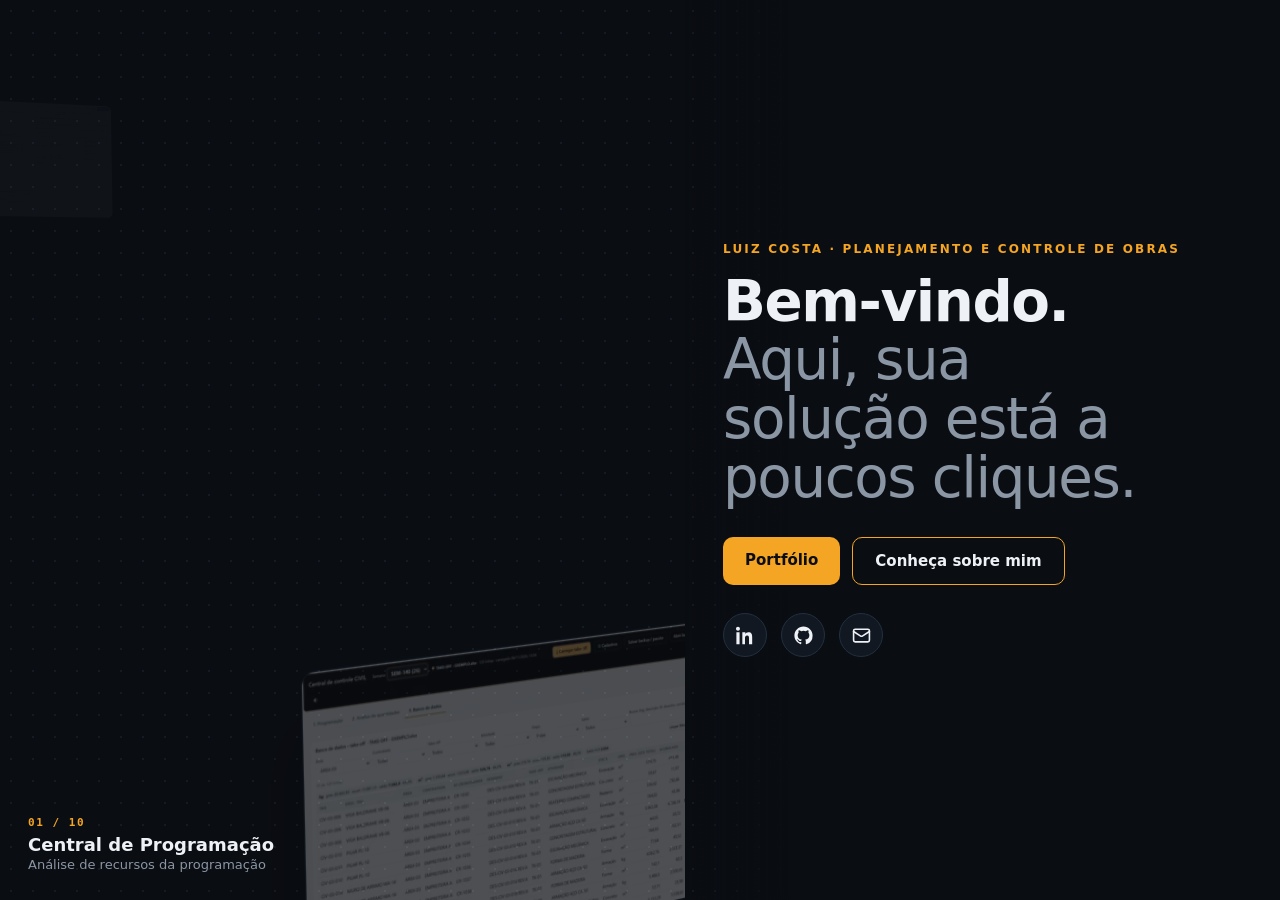
<file: index.html>
<!DOCTYPE html>
<html lang="pt-BR">
<head>
<meta charset="utf-8">
<meta http-equiv="Content-Security-Policy" content="default-src 'self'; script-src 'self'; style-src 'self'; img-src 'self' data:; object-src 'none'; base-uri 'none'; form-action 'none'">
<meta name="viewport" content="width=device-width, initial-scale=1">
<meta name="theme-color" content="#0a0d12">
<title>Luiz Costa · Planejamento e Controle de Obras</title>
<meta name="description" content="Luiz Costa, planejamento e controle de obras: sistemas próprios que levam a solução a poucos cliques.">
<meta property="og:title" content="Luiz Costa · Planejamento e Controle de Obras">
<meta property="og:description" content="Aqui, sua solução está a poucos cliques.">
<meta property="og:type" content="website">
<meta property="og:url" content="https://luizcostaparker-creator.github.io/portfolio/">
<meta property="og:locale" content="pt_BR">
<link rel="canonical" href="https://luizcostaparker-creator.github.io/portfolio/">
<meta property="og:image" content="https://luizcostaparker-creator.github.io/portfolio/img/og.jpg">
<meta property="og:image:width" content="1200">
<meta property="og:image:height" content="630">
<link rel="icon" href="favicon.svg" type="image/svg+xml">
<link rel="stylesheet" href="css/base.css?v=3">
<link rel="stylesheet" href="css/abertura.css?v=3">
</head>
<body>
<div class="layout">
  <section class="stage" id="stage" aria-label="Telas dos projetos (role, arraste ou use as setas)">
    <p class="legenda" id="leg" aria-live="polite"><small id="legP"></small><b id="legT"></b><span id="legS"></span></p>
  </section>
  <main class="lado">
    <div class="k">Luiz Costa · Planejamento e Controle de Obras</div>
    <h1>Bem-vindo.<span>Aqui, sua solução está a poucos cliques.</span></h1>
    <nav class="cta" aria-label="Principal"><a class="a" href="portfolio.html">Portfólio</a><a class="b" href="sobre.html">Conheça sobre mim</a></nav>
    <nav class="soc" aria-label="Contato">
      <a class="in" href="https://www.linkedin.com/in/luiz-miguel-costa-santos-3752192b0" target="_blank" rel="noopener noreferrer" aria-label="LinkedIn"><svg viewBox="0 0 24 24" aria-hidden="true"><path d="M4.98 3.5C4.98 4.88 3.87 6 2.5 6S0 4.88 0 3.5 1.12 1 2.5 1s2.48 1.12 2.48 2.5zM.5 8h4v15h-4V8zm7.5 0h3.8v2.05h.05c.53-1 1.84-2.05 3.79-2.05 4.05 0 4.8 2.67 4.8 6.13V23h-4v-7.1c0-1.7-.03-3.88-2.36-3.88-2.37 0-2.73 1.85-2.73 3.76V23H8V8z"/></svg><span>LinkedIn</span></a>
      <a class="gh" href="https://github.com/luizcostaparker-creator" target="_blank" rel="noopener noreferrer" aria-label="GitHub"><svg viewBox="0 0 24 24" aria-hidden="true"><path d="M12 .5C5.65.5.5 5.65.5 12c0 5.08 3.29 9.39 7.86 10.91.58.11.79-.25.79-.56v-2c-3.2.7-3.87-1.37-3.87-1.37-.52-1.33-1.28-1.69-1.28-1.69-1.04-.71.08-.7.08-.7 1.15.08 1.76 1.18 1.76 1.18 1.03 1.76 2.69 1.25 3.35.96.1-.75.4-1.25.73-1.54-2.55-.29-5.24-1.28-5.24-5.69 0-1.26.45-2.29 1.18-3.1-.12-.29-.51-1.46.11-3.05 0 0 .97-.31 3.17 1.18a11 11 0 0 1 5.77 0c2.2-1.49 3.17-1.18 3.17-1.18.63 1.59.23 2.76.11 3.05.74.81 1.18 1.84 1.18 3.1 0 4.42-2.69 5.39-5.25 5.68.41.36.78 1.06.78 2.14v3.17c0 .31.21.68.8.56A11.5 11.5 0 0 0 23.5 12C23.5 5.65 18.35.5 12 .5z"/></svg><span>GitHub</span></a>
      <a class="em" href="mailto:luizmiguelcs04@gmail.com" aria-label="E-mail"><svg viewBox="0 0 24 24" aria-hidden="true" stroke="currentColor" stroke-width="2" stroke-linecap="round" stroke-linejoin="round"><rect x="2" y="4" width="20" height="16" rx="2"/><path d="m22 7-8.97 5.7a1.94 1.94 0 0 1-2.06 0L2 7"/></svg><span>E-mail</span></a>
    </nav>
  </main>
</div>
<script type="module" src="js/abertura.js?v=7"></script>
</body>
</html>
</file>
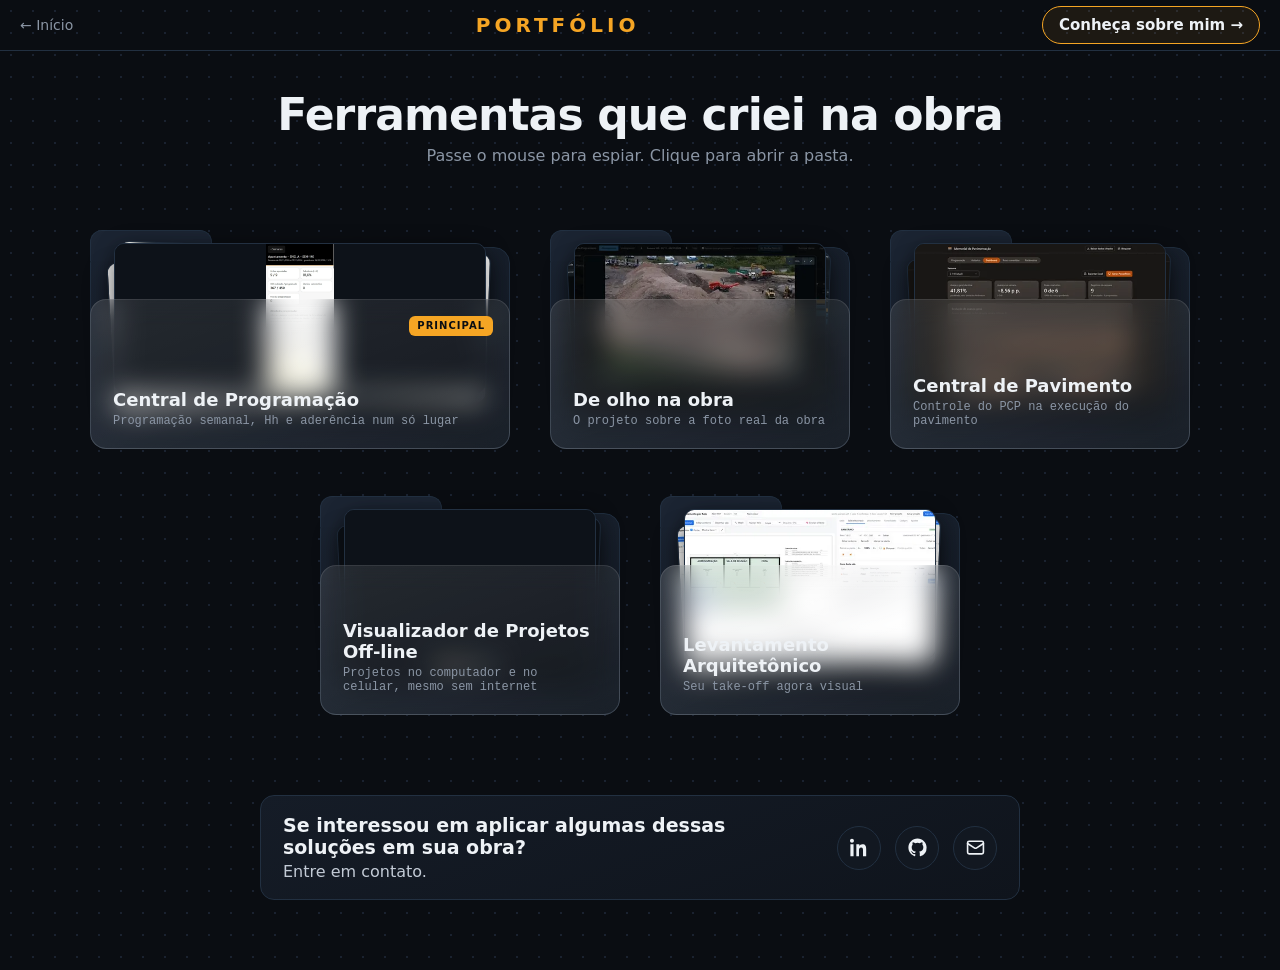
<file: portfolio.html>
<!DOCTYPE html>
<html lang="pt-BR">
<head>
<meta charset="utf-8">
<meta http-equiv="Content-Security-Policy" content="default-src 'self'; script-src 'self'; style-src 'self'; img-src 'self' data:; object-src 'none'; base-uri 'none'; form-action 'none'">
<meta name="viewport" content="width=device-width, initial-scale=1">
<meta name="theme-color" content="#0a0d12">
<title>Portfólio · Luiz Costa</title>
<meta name="description" content="Ferramentas que Luiz Costa criou na obra: Central de Programação, De olho na obra, Central de Pavimento e mais.">
<meta property="og:title" content="Portfólio · Luiz Costa">
<meta property="og:description" content="Ferramentas que Luiz Costa criou na obra: Central de Programação, De olho na obra, Central de Pavimento e mais.">
<meta property="og:type" content="website">
<meta property="og:url" content="https://luizcostaparker-creator.github.io/portfolio/portfolio.html">
<meta property="og:locale" content="pt_BR">
<link rel="canonical" href="https://luizcostaparker-creator.github.io/portfolio/portfolio.html">
<meta property="og:image" content="https://luizcostaparker-creator.github.io/portfolio/img/og.jpg">
<meta property="og:image:width" content="1200">
<meta property="og:image:height" content="630">
<link rel="icon" href="favicon.svg" type="image/svg+xml">
<link rel="stylesheet" href="css/base.css?v=3">
<link rel="stylesheet" href="css/portfolio.css?v=4">
</head>
<body>
<header class="top"><a href="index.html">← Início</a><span class="k">Portfólio</span><a class="ir" href="sobre.html">Conheça sobre mim →</a></header>
<main>
  <section class="intro">
    <h1>Ferramentas que criei na obra</h1>
    <p>Passe o mouse para espiar. Clique para abrir a pasta.</p>
  </section>
  <div class="grid" id="grid"></div>
  <section class="contact convite">
    <div><h2>Se interessou em aplicar algumas dessas soluções em sua obra?</h2><p>Entre em contato.</p></div>
    <nav class="soc" aria-label="Contato">
      <a class="in" href="https://www.linkedin.com/in/luiz-miguel-costa-santos-3752192b0" target="_blank" rel="noopener noreferrer" aria-label="LinkedIn"><svg viewBox="0 0 24 24" aria-hidden="true"><path d="M4.98 3.5C4.98 4.88 3.87 6 2.5 6S0 4.88 0 3.5 1.12 1 2.5 1s2.48 1.12 2.48 2.5zM.5 8h4v15h-4V8zm7.5 0h3.8v2.05h.05c.53-1 1.84-2.05 3.79-2.05 4.05 0 4.8 2.67 4.8 6.13V23h-4v-7.1c0-1.7-.03-3.88-2.36-3.88-2.37 0-2.73 1.85-2.73 3.76V23H8V8z"/></svg><span>LinkedIn</span></a>
      <a class="gh" href="https://github.com/luizcostaparker-creator" target="_blank" rel="noopener noreferrer" aria-label="GitHub"><svg viewBox="0 0 24 24" aria-hidden="true"><path d="M12 .5C5.65.5.5 5.65.5 12c0 5.08 3.29 9.39 7.86 10.91.58.11.79-.25.79-.56v-2c-3.2.7-3.87-1.37-3.87-1.37-.52-1.33-1.28-1.69-1.28-1.69-1.04-.71.08-.7.08-.7 1.15.08 1.76 1.18 1.76 1.18 1.03 1.76 2.69 1.25 3.35.96.1-.75.4-1.25.73-1.54-2.55-.29-5.24-1.28-5.24-5.69 0-1.26.45-2.29 1.18-3.1-.12-.29-.51-1.46.11-3.05 0 0 .97-.31 3.17 1.18a11 11 0 0 1 5.77 0c2.2-1.49 3.17-1.18 3.17-1.18.63 1.59.23 2.76.11 3.05.74.81 1.18 1.84 1.18 3.1 0 4.42-2.69 5.39-5.25 5.68.41.36.78 1.06.78 2.14v3.17c0 .31.21.68.8.56A11.5 11.5 0 0 0 23.5 12C23.5 5.65 18.35.5 12 .5z"/></svg><span>GitHub</span></a>
      <a class="em" href="mailto:luizmiguelcs04@gmail.com" aria-label="E-mail"><svg viewBox="0 0 24 24" aria-hidden="true" stroke="currentColor" stroke-width="2" stroke-linecap="round" stroke-linejoin="round"><rect x="2" y="4" width="20" height="16" rx="2"/><path d="m22 7-8.97 5.7a1.94 1.94 0 0 1-2.06 0L2 7"/></svg><span>E-mail</span></a>
    </nav>
  </section>
</main>

<div class="open" id="open" role="dialog" aria-modal="true" aria-labelledby="ot">
  <div class="wrap">
    <button type="button" class="close" id="fechar">Fechar ✕</button>
    <section class="sistema" id="sis"><span class="k" id="sisk"></span><h2 id="ot"></h2><p id="sisp"></p></section>
    <div class="fan" id="fan" role="group" aria-roledescription="carrossel"></div>
    <div class="nav"><button type="button" id="prev" aria-label="Imagem anterior">‹</button><div class="cap" aria-live="polite" id="cap"></div><button type="button" id="next" aria-label="Próxima imagem">›</button><button type="button" id="ampliar" class="amp" aria-label="Ampliar imagem">⤢</button></div>
    <div class="feats" id="feats"></div>
    <p class="credito" id="credito"></p>
    <button type="button" class="zoom" id="zoom" aria-label="Fechar imagem ampliada" hidden><img alt=""></button>
  </div>
</div>

<script type="module" src="js/pastas.js?v=7"></script>
</body>
</html>
</file>
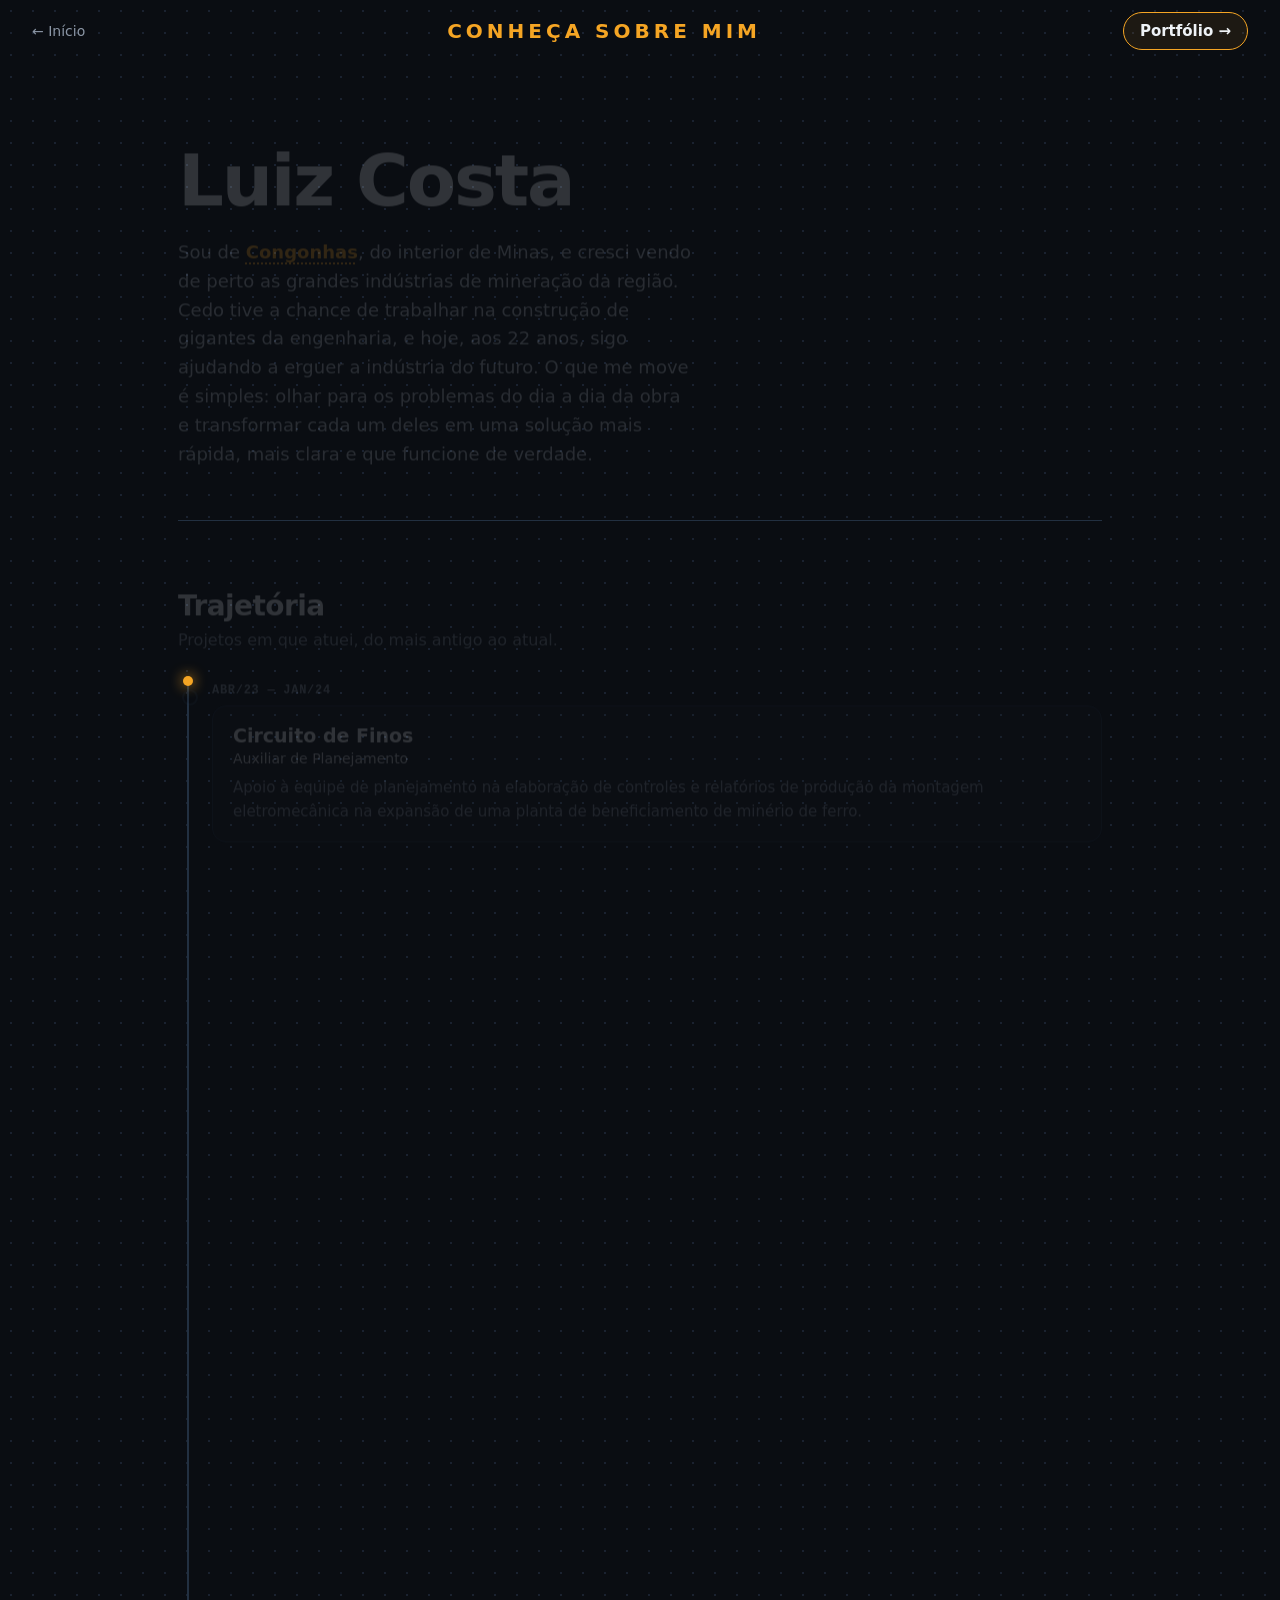
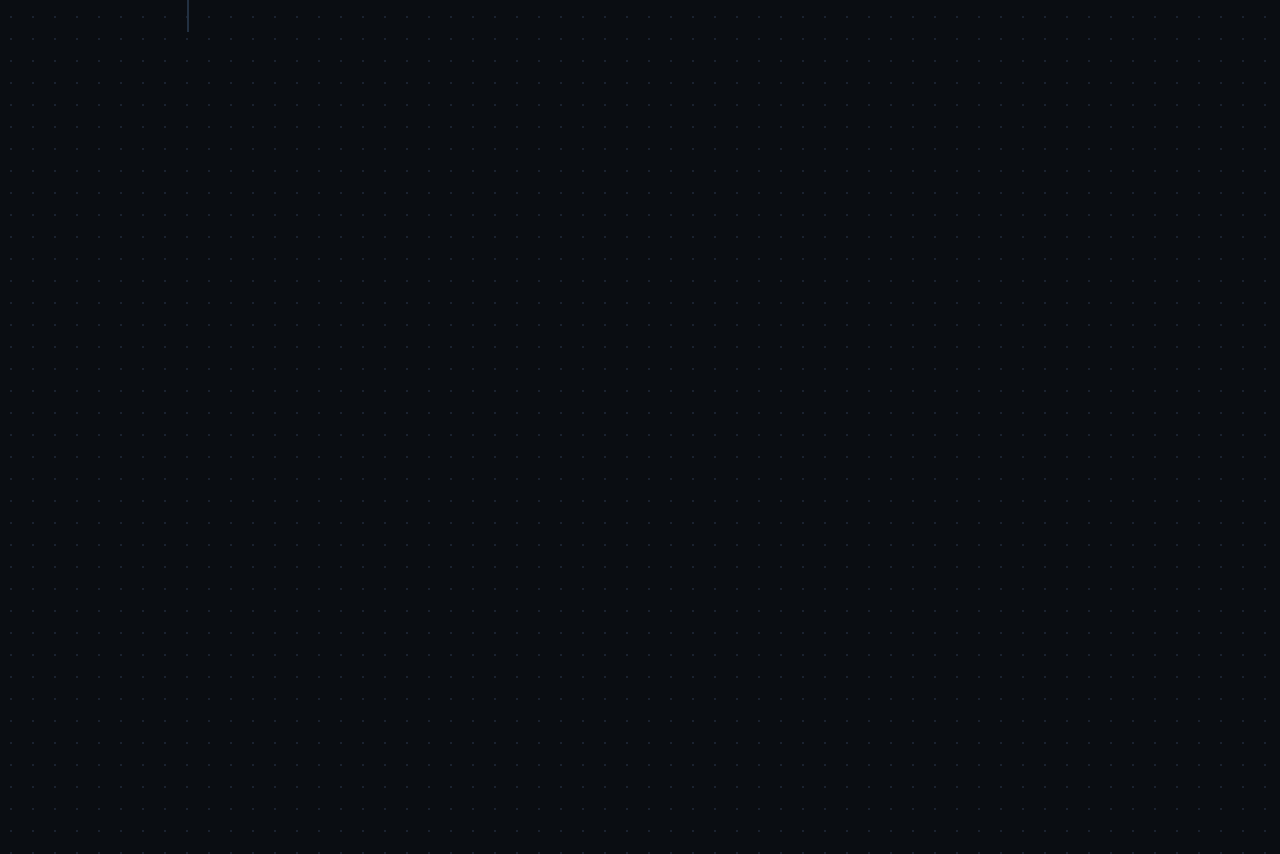
<file: sobre.html>
<!DOCTYPE html>
<html lang="pt-BR">
<head>
<meta charset="utf-8">
<meta http-equiv="Content-Security-Policy" content="default-src 'self'; script-src 'self'; style-src 'self'; img-src 'self' data:; object-src 'none'; frame-src https://www.openstreetmap.org; base-uri 'none'; form-action 'none'">
<meta name="viewport" content="width=device-width, initial-scale=1">
<meta name="theme-color" content="#0a0d12">
<title>Conheça sobre mim · Luiz Costa</title>
<meta name="description" content="Luiz Costa, planejador de obras: trajetória, ferramentas e contato.">
<meta property="og:title" content="Conheça sobre mim · Luiz Costa">
<meta property="og:description" content="Luiz Costa, planejador de obras: trajetória, ferramentas e contato.">
<meta property="og:type" content="website">
<meta property="og:url" content="https://luizcostaparker-creator.github.io/portfolio/sobre.html">
<meta property="og:locale" content="pt_BR">
<link rel="canonical" href="https://luizcostaparker-creator.github.io/portfolio/sobre.html">
<meta property="og:image" content="https://luizcostaparker-creator.github.io/portfolio/img/og.jpg">
<meta property="og:image:width" content="1200">
<meta property="og:image:height" content="630">
<link rel="icon" href="favicon.svg" type="image/svg+xml">
<link rel="stylesheet" href="css/base.css?v=3">
<link rel="stylesheet" href="css/sobre.css?v=3">
</head>
<body>
<header class="top"><a href="index.html">← Início</a><span class="k">Conheça sobre mim</span><a class="ir" href="portfolio.html">Portfólio →</a></header>
<main>
  <section class="intro">
    <div class="rv">
      <h1>Luiz Costa</h1>
      <p>Sou de <span class="cidade"><button type="button" class="cid" aria-expanded="false" aria-controls="balao">Congonhas</button><span class="balao" id="balao" role="group" aria-label="Sobre Congonhas" hidden><span class="mapa"><iframe title="Mapa de Congonhas (OpenStreetMap)" loading="lazy" referrerpolicy="no-referrer" data-src="https://www.openstreetmap.org/export/embed.html?bbox=-43.97%2C-20.58%2C-43.75%2C-20.42&amp;layer=mapnik&amp;marker=-20.4997%2C-43.8578"></iframe><small>© <a href="https://www.openstreetmap.org/copyright" target="_blank" rel="noopener noreferrer">OpenStreetMap</a></small></span><span class="dados"><span class="dado"><small>Área</small><b>304 km²</b></span><span class="dado"><small>Habitantes</small><b>52.890</b><i>Censo IBGE 2022</i></span><span class="dado frase">Forte mercado de indústrias de <b>Mineração e Siderurgia</b> na região</span></span></span></span>, do interior de Minas, e cresci vendo de perto as grandes indústrias de mineração da região. Cedo tive a chance de trabalhar na construção de gigantes da engenharia, e hoje, aos 22 anos, sigo ajudando a erguer a indústria do futuro. O que me move é simples: olhar para os problemas do dia a dia da obra e transformar cada um deles em uma solução mais rápida, mais clara e que funcione de verdade.</p>
    </div>
    <div class="facts rv">
      <div class="fact"><small>Experiência</small><b>3+ anos em planejamento</b></div>
      <div class="fact"><small>Formação</small><b>Engenharia Civil (cursando)</b><b>Técnico em Edificações</b></div>
      <div class="fact"><small>Origem</small><b>Congonhas / MG</b></div>
    </div>
  </section>

  <h2 class="rv">Trajetória</h2>
  <p class="sub rv">Projetos em que atuei, do mais antigo ao atual.</p>
  <div class="tl" id="tl">
    <div class="fill" id="fill"></div><div class="tip" id="tip"></div>
    <div class="item rv"><div class="when">ABR/23 — JAN/24</div><div class="card"><h3>Circuito de Finos</h3><div class="role">Auxiliar de Planejamento</div>
      <p>Apoio à equipe de planejamento na elaboração de controles e relatórios de produção da montagem eletromecânica na expansão de uma planta de beneficiamento de minério de ferro.</p></div></div>
    <div class="item rv"><div class="when">JAN/24 — MAI/24</div><div class="card"><h3>Manutenção H.H</h3><div class="role">Assistente Técnico em Planejamento</div>
      <p>Responsável técnico da contratada junto ao PCM do cliente: programação de manutenção e de melhorias eletromecânicas em planta de beneficiamento de minério de ferro.</p></div></div>
    <div class="item rv"><div class="when">MAR/24 — MAI/24</div><div class="card"><h3>Projeto Sob Demanda – Fertilizantes</h3><div class="role">Assistente Técnico em Planejamento</div>
      <p>Planejamento de manutenção e montagem eletromecânica sob demanda em planta de produção de fertilizantes.</p></div></div>
    <div class="item rv"><div class="when">AGO/24 — JAN/26</div><div class="card"><h3>IN PIT DISPOSAL – Fases I e II</h3><div class="role">Técnico de Planejamento</div>
      <p>Planejamento da produção e estratégia de execução de obras civis e montagem eletromecânica nos sistemas de bombeamento de água da cava e no sistema de bombeamento e armazenamento de rejeitos da usina.</p></div></div>
    <div class="item rv"><div class="when">JAN/26 — ATUAL</div><div class="card"><h3>UTE Azulão<span class="badge">ATUAL</span></h3><div class="role">Consultor Técnico · PCP Civil</div>
      <p>Controles de produção, análise de riscos e planejamento estratégico da disciplina civil na construção de uma usina termelétrica. Aqui nasceram os sistemas do portfólio.</p></div></div>
  </div>

  <div class="tools-head rv"><div><h2>Ferramentas</h2><p class="sub">O que uso no dia a dia do planejamento.</p></div>
    <button type="button" class="org" id="org" aria-pressed="false">Organizar</button></div>
  <ul class="cloud rv" id="cloud" aria-label="Ferramentas">
    <li><span class="ic ic-excel"><b>X</b></span><em>Excel</em></li>
    <li><span class="ic ic-project"><b>P</b></span><em>MS Project</em></li>
    <li><span class="ic ic-autocad"><b>A</b></span><em>AutoCAD</em></li>
    <li><span class="ic ic-python"><svg viewBox="0 0 24 24" aria-hidden="true"><path fill="#3776ab" d="M11.9 1C6.5 1 6.8 3.4 6.8 3.4v2.4h5.2v.7H4.8S1.3 6.1 1.3 11.6s3 5.3 3 5.3h1.8v-2.6s-.1-3 3-3h5.2s2.9.1 2.9-2.8V3.8S17.6 1 11.9 1zM9 2.7a.9.9 0 1 1 0 1.9.9.9 0 0 1 0-1.9z"/><path fill="#ffd43b" d="M12.1 23c5.4 0 5.1-2.4 5.1-2.4v-2.4H12v-.7h7.2s3.5.4 3.5-5.1-3-5.3-3-5.3h-1.8v2.6s.1 3-3 3H9.7s-2.9-.1-2.9 2.8v4.7S6.4 23 12.1 23zm2.9-1.7a.9.9 0 1 1 0-1.9.9.9 0 0 1 0 1.9z"/></svg></span><em>Python</em></li>
    <li><span class="ic ic-powerbi"><b>BI</b></span><em>Power BI</em></li>
    <li><span class="ic ic-word"><b>W</b></span><em>Word</em></li>
    <li><span class="ic ic-ppt"><b>P</b></span><em>PowerPoint</em></li>
    <li><span class="ic ic-saas"><svg viewBox="0 0 24 24" aria-hidden="true" fill="none" stroke="#0a0d12" stroke-width="2" stroke-linecap="round" stroke-linejoin="round"><rect x="2" y="4" width="20" height="16" rx="2"/><path d="M2 8h20M9 13l-2 2 2 2M15 13l2 2-2 2"/></svg></span><em>SaaS e aplicações próprias</em></li>
    <li><span class="ic ic-ia"><svg viewBox="0 0 24 24" aria-hidden="true"><path fill="#fff" d="M12 2l1.8 5.6L19.5 9l-5.7 1.6L12 16l-1.8-5.4L4.5 9l5.7-1.4zM19 15l.9 2.4 2.1.6-2.1.7L19 21l-.9-2.3-2.1-.7 2.1-.6z"/></svg></span><em>Inteligência artificial</em></li>
  </ul>

  <section class="contact rv">
    <div><h2>Vamos conversar?</h2><p>Meu sucesso será sempre a solução dos seus problemas. Entre em contato.</p></div>
    <nav class="soc" aria-label="Contato">
      <a class="in" href="https://www.linkedin.com/in/luiz-miguel-costa-santos-3752192b0" target="_blank" rel="noopener noreferrer" aria-label="LinkedIn"><svg viewBox="0 0 24 24" aria-hidden="true"><path d="M4.98 3.5C4.98 4.88 3.87 6 2.5 6S0 4.88 0 3.5 1.12 1 2.5 1s2.48 1.12 2.48 2.5zM.5 8h4v15h-4V8zm7.5 0h3.8v2.05h.05c.53-1 1.84-2.05 3.79-2.05 4.05 0 4.8 2.67 4.8 6.13V23h-4v-7.1c0-1.7-.03-3.88-2.36-3.88-2.37 0-2.73 1.85-2.73 3.76V23H8V8z"/></svg><span>LinkedIn</span></a>
      <a class="gh" href="https://github.com/luizcostaparker-creator" target="_blank" rel="noopener noreferrer" aria-label="GitHub"><svg viewBox="0 0 24 24" aria-hidden="true"><path d="M12 .5C5.65.5.5 5.65.5 12c0 5.08 3.29 9.39 7.86 10.91.58.11.79-.25.79-.56v-2c-3.2.7-3.87-1.37-3.87-1.37-.52-1.33-1.28-1.69-1.28-1.69-1.04-.71.08-.7.08-.7 1.15.08 1.76 1.18 1.76 1.18 1.03 1.76 2.69 1.25 3.35.96.1-.75.4-1.25.73-1.54-2.55-.29-5.24-1.28-5.24-5.69 0-1.26.45-2.29 1.18-3.1-.12-.29-.51-1.46.11-3.05 0 0 .97-.31 3.17 1.18a11 11 0 0 1 5.77 0c2.2-1.49 3.17-1.18 3.17-1.18.63 1.59.23 2.76.11 3.05.74.81 1.18 1.84 1.18 3.1 0 4.42-2.69 5.39-5.25 5.68.41.36.78 1.06.78 2.14v3.17c0 .31.21.68.8.56A11.5 11.5 0 0 0 23.5 12C23.5 5.65 18.35.5 12 .5z"/></svg><span>GitHub</span></a>
      <a class="em" href="mailto:luizmiguelcs04@gmail.com" aria-label="E-mail"><svg viewBox="0 0 24 24" aria-hidden="true" stroke="currentColor" stroke-width="2" stroke-linecap="round" stroke-linejoin="round"><rect x="2" y="4" width="20" height="16" rx="2"/><path d="m22 7-8.97 5.7a1.94 1.94 0 0 1-2.06 0L2 7"/></svg><span>E-mail</span></a>
    </nav>
  </section>
</main>
<script type="module" src="js/sobre.js?v=2"></script>
</body>
</html>
</file>
<file: css/base.css>
:root{color-scheme:dark;--bg:#0a0d12;--fg:#eef2f6;--mut:#8b96a5;--card:#121821;--line:#223041;--acc:#f5a524}
*{box-sizing:border-box;margin:0}
body{background:var(--bg);color:var(--fg);font-family:"Segoe UI",system-ui,sans-serif}
a{color:inherit}
.k{font:600 12px/1 system-ui;letter-spacing:.18em;color:var(--acc);text-transform:uppercase}
a:focus-visible,button:focus-visible{outline:2px solid var(--acc);outline-offset:3px}
.top{display:flex;align-items:center;justify-content:space-between;gap:16px;padding:16px 20px;border-bottom:1px solid var(--line)}
.top a{text-decoration:none;color:var(--mut);font-size:14px}
.top a:hover{color:var(--fg)}
/* título da barra maior sem mudar a altura da barra (margem negativa) */
.top .k{font-size:20px;letter-spacing:.2em;margin-block:-6px}
.top a.ir{color:var(--fg);font-weight:600;font-size:15px;padding:9px 16px;border:1.5px solid var(--acc);border-radius:999px;margin-block:-10px;background:rgba(245,165,36,.08)}
.top a.ir:hover{background:var(--acc);color:var(--bg)}
/* contato (compartilhado pelas páginas) */
.contact{border:1px solid var(--line);border-radius:14px;padding:18px 22px;background:linear-gradient(160deg,#151c27,#0f141c);display:flex;justify-content:space-between;align-items:center;gap:20px}
.contact>div{flex:1;min-width:0}
.contact .soc{flex:none}
.contact h2{margin:0;font-size:19px}
.contact p{color:var(--mut);margin-top:4px;font-size:14px}
.soc{display:flex;gap:14px}
.soc a{position:relative;width:44px;height:44px;border-radius:50%;display:grid;place-items:center;color:var(--fg);border:1px solid var(--line);background:var(--card);transition:transform .25s cubic-bezier(.22,1,.36,1),background .25s,border-color .25s,color .25s}
.soc a svg{width:19px;height:19px;fill:currentColor}
.soc a.em svg{fill:none}
.soc a:hover,.soc a:focus-visible{color:#fff;transform:translateY(-4px)}
.soc .in:hover,.soc .in:focus-visible{background:#0a66c2;border-color:#0a66c2}
.soc .gh:hover,.soc .gh:focus-visible{background:#6e7681;border-color:#6e7681}
.soc .em:hover,.soc .em:focus-visible{background:var(--acc);border-color:var(--acc);color:var(--bg)}
.soc a span{position:absolute;top:calc(100% + 8px);font-size:12px;color:var(--mut);opacity:0;transform:translateY(-4px);transition:opacity .2s,transform .2s;pointer-events:none}
.soc a:hover span,.soc a:focus-visible span{opacity:1;transform:none}
/* celular: barra do topo numa linha só; card de contato com os ícones na mesma linha do texto */
@media (max-width:600px){
  .top{gap:8px;padding:12px 14px}
  .top a{white-space:nowrap;font-size:13px}
  .top a.ir{padding:7px 11px;font-size:13px}
  .top .k{font-size:13px;letter-spacing:.12em;white-space:nowrap;overflow:hidden;text-overflow:ellipsis;min-width:0;margin-block:0}
  .contact{gap:12px;padding:14px 16px}
  .contact h2{font-size:15px}
  .contact p{font-size:13px}
  .soc{gap:8px}
  .soc a{width:38px;height:38px}
  .soc a svg{width:17px;height:17px}
}
@media (prefers-reduced-motion:reduce){*,*::before,*::after{animation:none!important;transition:none!important;scroll-behavior:auto!important}}
</file>
<file: css/abertura.css>
body{height:100vh;overflow:hidden;background-image:radial-gradient(#141b26 1px,transparent 1px);background-size:22px 22px}
.layout{display:grid;grid-template-columns:1.15fr 1fr;height:100vh}

/* esquerda: escada de telas dos projetos */
.stage{position:relative;perspective:1400px;perspective-origin:40% 30%;overflow:hidden;cursor:grab;touch-action:none}
.stage.drag{cursor:grabbing}
.card{--w:min(34vw,460px);position:absolute;left:60%;top:64%;width:var(--w);aspect-ratio:16/9;margin:calc(var(--w)*-.28) 0 0 calc(var(--w)*-.5);
      border-radius:12px;overflow:hidden;background:var(--card);border:1px solid var(--line);
      box-shadow:-24px 30px 60px rgba(0,0,0,.6);will-change:transform,opacity;opacity:0}
.card img{display:block;width:100%;height:100%;object-fit:cover;object-position:top;pointer-events:none}
.card::after{content:"";position:absolute;inset:0;background:var(--bg);opacity:var(--sombra,.35);transition:opacity .35s;pointer-events:none}
.card.on::after{opacity:0}
.card.on{border-color:rgba(245,165,36,.7);box-shadow:-24px 30px 70px rgba(0,0,0,.7),0 0 0 1px rgba(245,165,36,.35)}
.legenda{position:absolute;left:28px;bottom:28px;z-index:300;max-width:60%;pointer-events:none}
.legenda small{display:block;font:600 11px/1 ui-monospace,Consolas,monospace;letter-spacing:.14em;color:var(--acc)}
.legenda b{display:block;font-size:18px;margin-top:6px}
.legenda span{display:block;color:var(--mut);font-size:13px;margin-top:2px}

/* direita: textos, botões e contatos */
.lado{display:flex;flex-direction:column;justify-content:center;padding:0 7vw 0 3vw;position:relative;z-index:400;background:linear-gradient(90deg,transparent,var(--bg) 18%)}
h1{font-size:clamp(34px,4.4vw,62px);line-height:1.04;letter-spacing:-.025em;margin-top:18px;font-weight:700}
h1 span{display:block;color:var(--mut);font-weight:500}
.cta{display:flex;gap:12px;margin-top:30px;flex-wrap:wrap}
.cta a{padding:14px 22px;border-radius:10px;font-weight:600;font-size:15px;text-decoration:none}
.cta .a{background:var(--acc);color:var(--bg)}
.cta .a:hover{background:#f7b955}
.cta .b{border:1.5px solid var(--acc);color:var(--fg)}
.cta .b:hover{background:rgba(245,165,36,.1)}
.lado .soc{margin-top:28px}

/* entrada do texto */
.lado>*{opacity:0;transform:translateY(12px);animation:sobe .7s cubic-bezier(.2,.7,.2,1) forwards}
.lado>:nth-child(2){animation-delay:.1s}.lado>:nth-child(3){animation-delay:.2s}.lado>:nth-child(4){animation-delay:.3s}
@keyframes sobe{to{opacity:1;transform:none}}

/* celular: uma tela só — texto em cima, escada embaixo ocupando o resto */
@media (max-width:860px){
  body{height:100svh}
  .layout{grid-template-columns:1fr;grid-template-rows:auto 1fr;height:100svh}
  .stage{order:2;min-height:0}
  .lado{padding:28px 22px 6px;background:none}
  h1{margin-top:12px}
  .cta{margin-top:20px}.cta a{padding:12px 18px}
  .lado .soc{margin-top:16px}
  .card{--w:62vw;left:56%;top:68%;box-shadow:-8px 12px 24px rgba(0,0,0,.55)} /* sombra leve: no celular a grande pesa */
  .legenda{left:22px;bottom:18px;max-width:80%;padding:10px 12px;border-radius:10px;background:rgba(10,13,18,.85)}
}
@media (prefers-reduced-motion:reduce){.lado>*{opacity:1;transform:none}}
</file>
<file: css/portfolio.css>
body{min-height:100vh;background-image:radial-gradient(#1a2230 1px,transparent 1px);background-size:22px 22px}
h1{font-size:clamp(28px,4vw,44px);letter-spacing:-.02em;margin:8px 0 6px}
.intro{text-align:center;padding:30px 20px 34px}
.intro p{color:var(--mut)}
.grid{display:flex;flex-wrap:wrap;gap:46px 40px;justify-content:center;padding:30px 32px 80px;max-width:1300px;margin:auto}

/* pasta */
.folder{position:relative;width:300px;max-width:100%;height:220px;cursor:pointer;perspective:900px;border:0;background:none;color:inherit;font:inherit;text-align:left;padding:0;display:block;
        opacity:0;transform:translateY(24px);animation:rise .7s cubic-bezier(.2,.7,.2,1) forwards}
@keyframes rise{to{opacity:1;transform:none}}
.folder.big{width:420px}
.back{position:absolute;inset:18px 0 0 0;border-radius:16px;background:linear-gradient(160deg,#1c2533,#121821);border:1px solid var(--line)}
.back::before{content:"";position:absolute;left:-1px;top:-18px;width:120px;height:30px;border-radius:12px 12px 0 0;background:#1c2533;border:1px solid var(--line);border-bottom:0}
.file{position:absolute;left:24px;right:24px;top:30px;height:150px;border-radius:10px;background:var(--card);border:1px solid var(--line);overflow:hidden;
      transition:transform .55s cubic-bezier(.2,.8,.2,1);transform-origin:50% 100%;box-shadow:0 8px 24px rgba(0,0,0,.4)}
.file img,.shot img{width:100%;height:100%;display:block;object-fit:cover;object-position:top}
.file img.ret,.shot img.ret{object-fit:contain;object-position:center;background:#0d1219}
.folder>:nth-child(2){transform:translateY(-6px) rotate(-3deg)}
.folder>:nth-child(3){transform:translateY(-12px) rotate(2deg)}
.folder>:nth-child(4){transform:translateY(-16px)}
.front{position:absolute;left:0;right:0;bottom:0;height:150px;border-radius:16px;padding:20px 22px;
       background:linear-gradient(160deg,rgba(255,255,255,.10),rgba(255,255,255,.03));backdrop-filter:blur(14px);-webkit-backdrop-filter:blur(14px);
       border:1px solid rgba(255,255,255,.12);display:flex;flex-direction:column;justify-content:flex-end;
       transform-origin:50% 100%;transition:transform .5s cubic-bezier(.2,.8,.2,1)}
.front b{font-size:18px;font-weight:600}
.front small{color:var(--mut);font:12px ui-monospace,Consolas,monospace;margin-top:4px}
.front .tag{position:absolute;top:16px;right:16px;font:600 10px/1 system-ui;letter-spacing:.1em;color:var(--bg);background:var(--acc);padding:5px 8px;border-radius:6px}
.folder:hover .front,.folder:focus-visible .front{transform:rotateX(-14deg)}
.folder:hover>:nth-child(2),.folder:focus-visible>:nth-child(2){transform:translate(-26px,-44px) rotate(-9deg)}
.folder:hover>:nth-child(3),.folder:focus-visible>:nth-child(3){transform:translate(0,-56px) rotate(1deg)}
.folder:hover>:nth-child(4),.folder:focus-visible>:nth-child(4){transform:translate(26px,-40px) rotate(8deg)}
.folder:focus-visible{outline:2px solid var(--acc);outline-offset:8px;border-radius:16px}

/* pasta aberta (sem blur em tela cheia) */
.open{position:fixed;inset:0;z-index:5;background:rgba(6,8,12,.94);overflow:auto;overflow-x:hidden;overscroll-behavior:contain;display:none;opacity:0;transition:opacity .25s}
.open.on{opacity:1;display:block}
.open .wrap{max-width:1100px;margin:auto;padding:28px 28px 60px}
.open .close{position:sticky;top:0;z-index:30;float:right;background:var(--card);color:var(--fg);border:1px solid var(--line);border-radius:8px;padding:8px 14px;cursor:pointer;font:inherit}
.fan{position:relative;height:550px;margin-top:20px;perspective:1300px;touch-action:pan-y;cursor:grab;user-select:none}
.fan.drag{cursor:grabbing}
.fan .shot{position:absolute;left:50%;bottom:190px;width:min(540px,72vw);aspect-ratio:300/173;border-radius:12px;overflow:hidden;background:var(--card);border:1px solid var(--line);
           box-shadow:0 18px 40px rgba(0,0,0,.5);transform:translate(-50%,140px) scale(.5);opacity:0;will-change:transform,opacity;
           transition:transform .7s cubic-bezier(.22,1,.36,1),opacity .35s ease-out}
.fan.drag .shot{transition:none}
.shot img{pointer-events:none}
.fan .shot{cursor:zoom-in}
.fan.drag .shot{cursor:grabbing}
.nav{display:flex;align-items:center;justify-content:center;gap:16px;margin-top:18px}
.nav button{width:40px;height:40px;border-radius:50%;border:1px solid var(--line);background:var(--card);color:var(--fg);cursor:pointer;font-size:18px}
.nav button:disabled{opacity:.3;cursor:default}
.nav .amp{font-size:16px}
/* imagem ampliada: cobre a tela, toque/Esc fecha */
.zoom{position:fixed;inset:0;z-index:40;border:0;padding:3vh 3vw;background:rgba(6,8,12,.92);display:grid;place-items:center;cursor:zoom-out;opacity:0;transition:opacity .2s}
.zoom[hidden]{display:none}
.zoom.on{opacity:1}
.zoom img{max-width:100%;max-height:94vh;width:auto;height:auto;border-radius:10px;border:1px solid var(--line);box-shadow:0 30px 80px rgba(0,0,0,.6);transform:scale(.96);transition:transform .25s cubic-bezier(.22,1,.36,1)}
.zoom.on img{transform:none}
.cap{min-width:min(260px,60vw);text-align:center}
.cap b{display:block;font-size:15px}
.cap small{color:var(--mut);font:12px ui-monospace,Consolas,monospace}
.fan .fback{position:absolute;left:50%;bottom:0;transform:translateX(-50%);width:min(680px,90vw);height:calc(202px/var(--k,1));opacity:0;
            border-radius:calc(16px/var(--k,1));background:linear-gradient(160deg,#1c2533,#121821);border:calc(1px/var(--k,1)) solid var(--line)}
.fan .fback::before{content:"";position:absolute;left:calc(-1px/var(--k,1));top:calc(-18px/var(--k,1));width:calc(120px/var(--k,1));height:calc(30px/var(--k,1));
            border-radius:calc(12px/var(--k,1)) calc(12px/var(--k,1)) 0 0;background:#1c2533;border:inherit;border-bottom:0}
.fan .lip{position:absolute;left:50%;bottom:0;transform:translateX(-50%);width:min(680px,90vw);height:150px;pointer-events:none;border-radius:18px;z-index:3;
          background:linear-gradient(160deg,#252e3b,#171d27);border:1px solid rgba(255,255,255,.14);
          display:flex;flex-direction:column;justify-content:center;align-items:center;text-align:center;padding:0 30px}
.lip b{font-size:19px}
.lip .ld{color:#c3cbd6;font-size:14px;line-height:1.45;margin-top:6px;max-width:560px;display:-webkit-box;-webkit-line-clamp:3;-webkit-box-orient:vertical;overflow:hidden}
.lip small{color:var(--mut);font-size:11px;margin-top:6px}
.feats{display:grid;grid-template-columns:repeat(auto-fit,minmax(min(240px,100%),1fr));gap:14px;margin-top:34px;opacity:0;transform:translateY(16px);transition:opacity .5s .4s,transform .5s .4s cubic-bezier(.22,1,.36,1)}
.open.on .feats{opacity:1;transform:none}
.feat{border:1px solid var(--line);background:var(--card);border-radius:12px;padding:16px 18px}
.feat b{display:block;margin-bottom:6px;font-size:15px}
.feat p{color:var(--mut);font-size:14px;line-height:1.45}
.feat i{display:inline-block;width:8px;height:8px;border-radius:2px;background:var(--acc);margin-right:8px}
.credito{margin-top:18px;color:var(--mut);font-size:12px}
.credito:empty{display:none}
.convite{max-width:760px;margin:0 auto 70px;width:calc(100% - 40px)}
.convite p{font-size:16px;color:#c3cbd6}
@media (max-width:600px){.convite p{font-size:14px}}

@media (max-width:600px){.fan{height:390px}.fan .shot{bottom:200px}.fan .lip{height:180px}.lip b{font-size:16px}.lip .ld{font-size:13px;-webkit-line-clamp:5}.lip{padding:0 16px}.folder.big{width:300px}}
@media (prefers-reduced-motion:reduce){.folder{opacity:1;transform:none}}

/* card do sistema, no topo da pasta aberta */
.sistema{clear:both;margin:14px auto 0;max-width:760px;text-align:center;border:1px solid var(--line);border-radius:16px;padding:18px 24px;background:linear-gradient(160deg,#151c27,#0f141c)}
.sistema .k{font-size:11px;letter-spacing:.16em}
.sistema h2{font-size:clamp(20px,3vw,28px);letter-spacing:.06em;text-transform:uppercase;margin-top:10px}
.sistema p{color:#c3cbd6;margin-top:8px;line-height:1.55}
.cap small{display:block}

/* estudo de caso (no lugar dos cartões de funcionalidades) */
.feats.com-estudo{display:block}
.apres{margin-top:10px;border-top:1px solid var(--line);padding-top:30px}
.ah .k{font-size:11px;letter-spacing:.16em}
.ah h3{font-size:clamp(20px,2.6vw,28px);line-height:1.2;letter-spacing:-.01em;margin-top:10px;max-width:760px}
.bloco{margin-top:30px}
.bloco h4{display:flex;align-items:center;gap:10px;font-size:16px;letter-spacing:.02em}
.bloco h4 i{font-style:normal;width:26px;height:26px;border-radius:50%;display:grid;place-items:center;background:var(--acc);color:var(--bg);font-size:13px;flex:none}
.bloco>p{color:#c3cbd6;line-height:1.65;margin-top:10px;max-width:820px;font-size:15px}
.bloco b{color:var(--fg)}
.asis{display:grid;grid-template-columns:1fr 40px 1fr;gap:10px;margin-top:14px;align-items:stretch}
.col{border-radius:14px;padding:16px 18px;border:1px solid var(--line);background:var(--card);display:flex;flex-direction:column}
.col.antes{background:repeating-linear-gradient(135deg,#141a23 0 10px,#11161e 10px 20px)}
.col.depois{border-color:rgba(245,165,36,.55);box-shadow:0 0 0 1px rgba(245,165,36,.15)}
.cab small{display:block;font:600 11px ui-monospace,Consolas,monospace;letter-spacing:.14em;color:var(--mut)}
.depois .cab small{color:var(--acc)}
.cab b{display:block;font-size:17px;margin-top:3px}
.col ol{margin:12px 0 0;padding-left:20px;color:#c3cbd6;font-size:14px;line-height:1.55;flex:1}
.col li{margin-top:6px}
.col li::marker{color:var(--mut)}
.depois li::marker{color:var(--acc)}
.pe{display:flex;flex-direction:column;gap:4px;margin-top:14px;padding-top:12px;border-top:1px dashed var(--line);font-size:13px;color:var(--mut)}
.depois .pe{color:var(--fg)}
.seta{display:grid;place-items:center;font-size:26px;color:var(--acc)}
.linha{border:1px solid var(--line);border-radius:14px;padding:16px 18px;background:var(--card);margin-top:14px;max-width:760px}
.dias{display:grid;gap:6px 4px;align-items:center;font-size:12px}
.dias .d{color:var(--mut);text-align:center;font:600 11px ui-monospace,Consolas,monospace}
.dias .rot{font:600 11px ui-monospace,Consolas,monospace;color:var(--mut)}
.bar{height:28px;border-radius:6px;display:flex;align-items:center;padding:0 10px;font:600 12px system-ui;white-space:nowrap;overflow:hidden}
.velha{background:repeating-linear-gradient(135deg,#3a2a12 0 8px,#2c2010 8px 16px);border:1px solid #6b4a14;color:#f7b955}
.nova{background:var(--acc);color:var(--bg)}
.ganhos{display:grid;grid-template-columns:repeat(auto-fit,minmax(170px,1fr));gap:10px;margin-top:14px}
.ganhos div{border:1px solid var(--line);border-radius:12px;padding:12px 14px;background:#0f141c}
.ganhos small{display:block;color:var(--mut);font:10px ui-monospace,Consolas,monospace;letter-spacing:.1em;text-transform:uppercase}
.ganhos b{display:block;font-size:19px;color:var(--acc);margin-top:4px}
.ganhos span{display:block;color:var(--mut);font-size:12px;margin-top:2px;line-height:1.4}
.cic{display:grid;grid-template-columns:280px 1fr;gap:24px;align-items:center;margin-top:10px}
.cic svg{width:100%;height:auto}
.passos{list-style:none;padding:0;counter-reset:p;display:grid;gap:10px}
.passos li{counter-increment:p;display:grid;grid-template-columns:30px 1fr;column-gap:10px;border:1px solid var(--line);border-radius:12px;padding:10px 12px;background:var(--card)}
.passos li::before{content:counter(p);grid-row:span 2;width:26px;height:26px;border-radius:50%;display:grid;place-items:center;border:1.5px solid var(--acc);color:var(--acc);font:700 12px system-ui}
.passos b{font-size:15px}
.passos span{color:var(--mut);font-size:13px;line-height:1.45}
@media (max-width:760px){
  .asis{grid-template-columns:1fr}.seta{transform:rotate(90deg);height:28px}
  .cic{grid-template-columns:1fr}.cic svg{max-width:240px;margin:auto}
  .dias{--rot:52px}.bar{font-size:10px;padding:0 6px}
  .sistema{padding:14px 16px}
}
</file>
<file: css/sobre.css>
body{background-image:radial-gradient(#1a2230 1px,transparent 1px);background-size:22px 22px}
.top{border-bottom:0;padding:22px 32px}
main{max-width:980px;margin:auto;padding:20px 28px 80px}
.js .rv{opacity:0;transform:translateY(18px);transition:opacity .7s,transform .7s cubic-bezier(.22,1,.36,1)}
.js .rv.in{opacity:1;transform:none}
.intro{display:grid;grid-template-columns:1.4fr 1fr;gap:40px;align-items:end;padding:40px 0 60px;border-bottom:1px solid var(--line)}
h1{font-size:clamp(40px,6vw,72px);line-height:1;letter-spacing:-.03em;margin-top:14px}
.intro p{color:#c3cbd6;font-size:18px;line-height:1.6;margin-top:22px}
.facts{display:grid;gap:10px}
.fact{border:1px solid var(--line);background:var(--card);border-radius:12px;padding:14px 16px}
.fact small{display:block;color:var(--mut);font:11px ui-monospace,Consolas,monospace;letter-spacing:.08em;text-transform:uppercase}
.fact b{font-size:17px;display:block}
.fact b+b{margin-top:2px}
/* Congonhas em destaque com balão (mapa + dados) */
.cidade{position:relative;display:inline-block}
.cid{font:inherit;color:var(--acc);font-weight:600;background:none;border:0;padding:0;cursor:pointer;text-decoration:underline dotted 1.5px;text-underline-offset:4px}
.balao{position:absolute;left:0;top:calc(100% + 10px);z-index:20;width:min(560px,90vw);display:grid;grid-template-columns:1fr 190px;gap:12px;padding:12px;
       background:var(--card);border:1px solid var(--line);border-radius:14px;box-shadow:0 24px 60px rgba(0,0,0,.6);font-size:14px;line-height:1.4;color:var(--fg)}
.balao[hidden]{display:none}
.balao::before{content:"";position:absolute;left:28px;top:-7px;width:12px;height:12px;background:var(--card);border-left:1px solid var(--line);border-top:1px solid var(--line);transform:rotate(45deg)}
.mapa{display:block}
.mapa iframe{display:block;width:100%;height:220px;border:0;border-radius:10px;background:#0d1219}
.mapa small{display:block;margin-top:4px;font-size:11px;color:var(--mut)}
.dados{display:grid;gap:8px;align-content:start}
.dado{display:block;border:1px solid var(--line);border-radius:10px;padding:8px 10px;background:#0f141c}
.dado small{display:block;color:var(--mut);font:10px ui-monospace,Consolas,monospace;letter-spacing:.08em;text-transform:uppercase}
.dado b{display:block;font-size:15px;color:var(--acc)}
.dado.frase{font-size:13px;line-height:1.45}
.dado.frase b{display:inline;font-size:inherit}
.dado i{display:block;font-style:normal;font-size:11px;color:var(--mut);margin-top:2px}
@media (max-width:620px){.balao{position:fixed;left:5vw;right:5vw;top:auto;bottom:16px;width:auto;grid-template-columns:1fr}.balao::before{display:none}.mapa iframe{height:170px}}
h2{font-size:28px;letter-spacing:-.02em;margin:60px 0 8px}
.sub{color:var(--mut);margin-bottom:34px}

.tl{position:relative;padding-left:34px}
.tl::before{content:"";position:absolute;left:9px;top:6px;bottom:6px;width:2px;background:var(--line)}
.tl .fill{position:absolute;left:9px;top:6px;bottom:6px;width:2px;background:var(--acc);box-shadow:0 0 12px rgba(245,165,36,.6);transform-origin:top;transform:scaleY(0)}
.tl .tip{position:absolute;left:5px;top:1px;width:10px;height:10px;border-radius:50%;background:var(--acc);box-shadow:0 0 14px var(--acc)}
.item{position:relative;padding:0 0 34px}
.item::before{content:"";position:absolute;left:-30px;top:6px;width:12px;height:12px;border-radius:50%;background:var(--bg);border:2px solid var(--line);transition:background .3s,border-color .3s,box-shadow .3s}
.item.on::before{border-color:var(--acc);background:var(--acc);box-shadow:0 0 0 6px rgba(245,165,36,.18)}
.item .card{transition:border-color .35s,box-shadow .35s,transform .35s cubic-bezier(.22,1,.36,1),background .35s}
.item.on .card{border-color:rgba(245,165,36,.55);background:#161e2a;box-shadow:0 0 0 1px rgba(245,165,36,.25),0 14px 40px rgba(0,0,0,.45);transform:translateX(6px)}
.when{font:600 12px ui-monospace,Consolas,monospace;color:var(--acc);letter-spacing:.06em;transition:color .3s}
.item:not(.on) .when{color:var(--mut)}
.card{margin-top:8px;border:1px solid var(--line);background:var(--card);border-radius:14px;padding:18px 20px}
.card h3{font-size:19px}
.role{opacity:.85;font-size:14px;margin-top:4px}
.card p{color:var(--mut);line-height:1.55;margin-top:10px;font-size:15px}
.badge{display:inline-block;margin-left:8px;font:600 10px/1 system-ui;letter-spacing:.1em;color:var(--bg);background:var(--acc);padding:4px 7px;border-radius:5px;vertical-align:3px}

.tools-head{display:flex;justify-content:space-between;align-items:flex-end;gap:16px;flex-wrap:wrap}
.tools-head .sub{margin-bottom:24px}
.org{background:var(--card);color:var(--fg);border:1px solid var(--line);border-radius:10px;padding:10px 16px;font:inherit;font-size:14px;cursor:pointer;margin-bottom:24px}
.org:hover{border-color:var(--acc)}
main{overflow-x:clip}
.cloud{list-style:none;padding:0;position:relative;height:440px;max-width:600px;margin:0 auto}
.cloud.rv{transition:height .5s cubic-bezier(.22,1,.36,1),opacity .7s,transform .7s cubic-bezier(.22,1,.36,1)}
.cloud.anim li{transition:transform .6s cubic-bezier(.22,1,.36,1),opacity .4s}
.cloud li{position:absolute;left:50%;top:50%;width:118px;display:flex;flex-direction:column;align-items:center;gap:8px;will-change:transform,opacity}
.ic{width:64px;height:64px;border-radius:16px;display:grid;place-items:center;background:#1b2330;box-shadow:0 12px 30px rgba(0,0,0,.45),inset 0 1px 0 rgba(255,255,255,.18);color:#fff;font:800 28px/1 "Segoe UI",system-ui}
.ic svg{width:36px;height:36px}
.ic-excel{background:#1d6f42}.ic-project{background:#2e7d32}.ic-autocad{background:#c8102e}.ic-python{background:#f3f5f8}
.ic-powerbi{background:#f2c811;color:#1b1b1b;font-size:22px}.ic-word{background:#185abd}.ic-ppt{background:#c43e1c}
.ic-saas{background:var(--acc)}.ic-ia{background:#6d28d9}
.cloud em{font-style:normal;font-size:13px;color:var(--mut);text-align:center}

.contact{margin-top:70px}
@media (max-width:760px){.intro{grid-template-columns:1fr}.top{padding:16px 20px}}
@media (prefers-reduced-motion:reduce){.js .rv{opacity:1;transform:none}.cloud.anim li{transition:none}.item.on .card{transform:none}}
</file>
